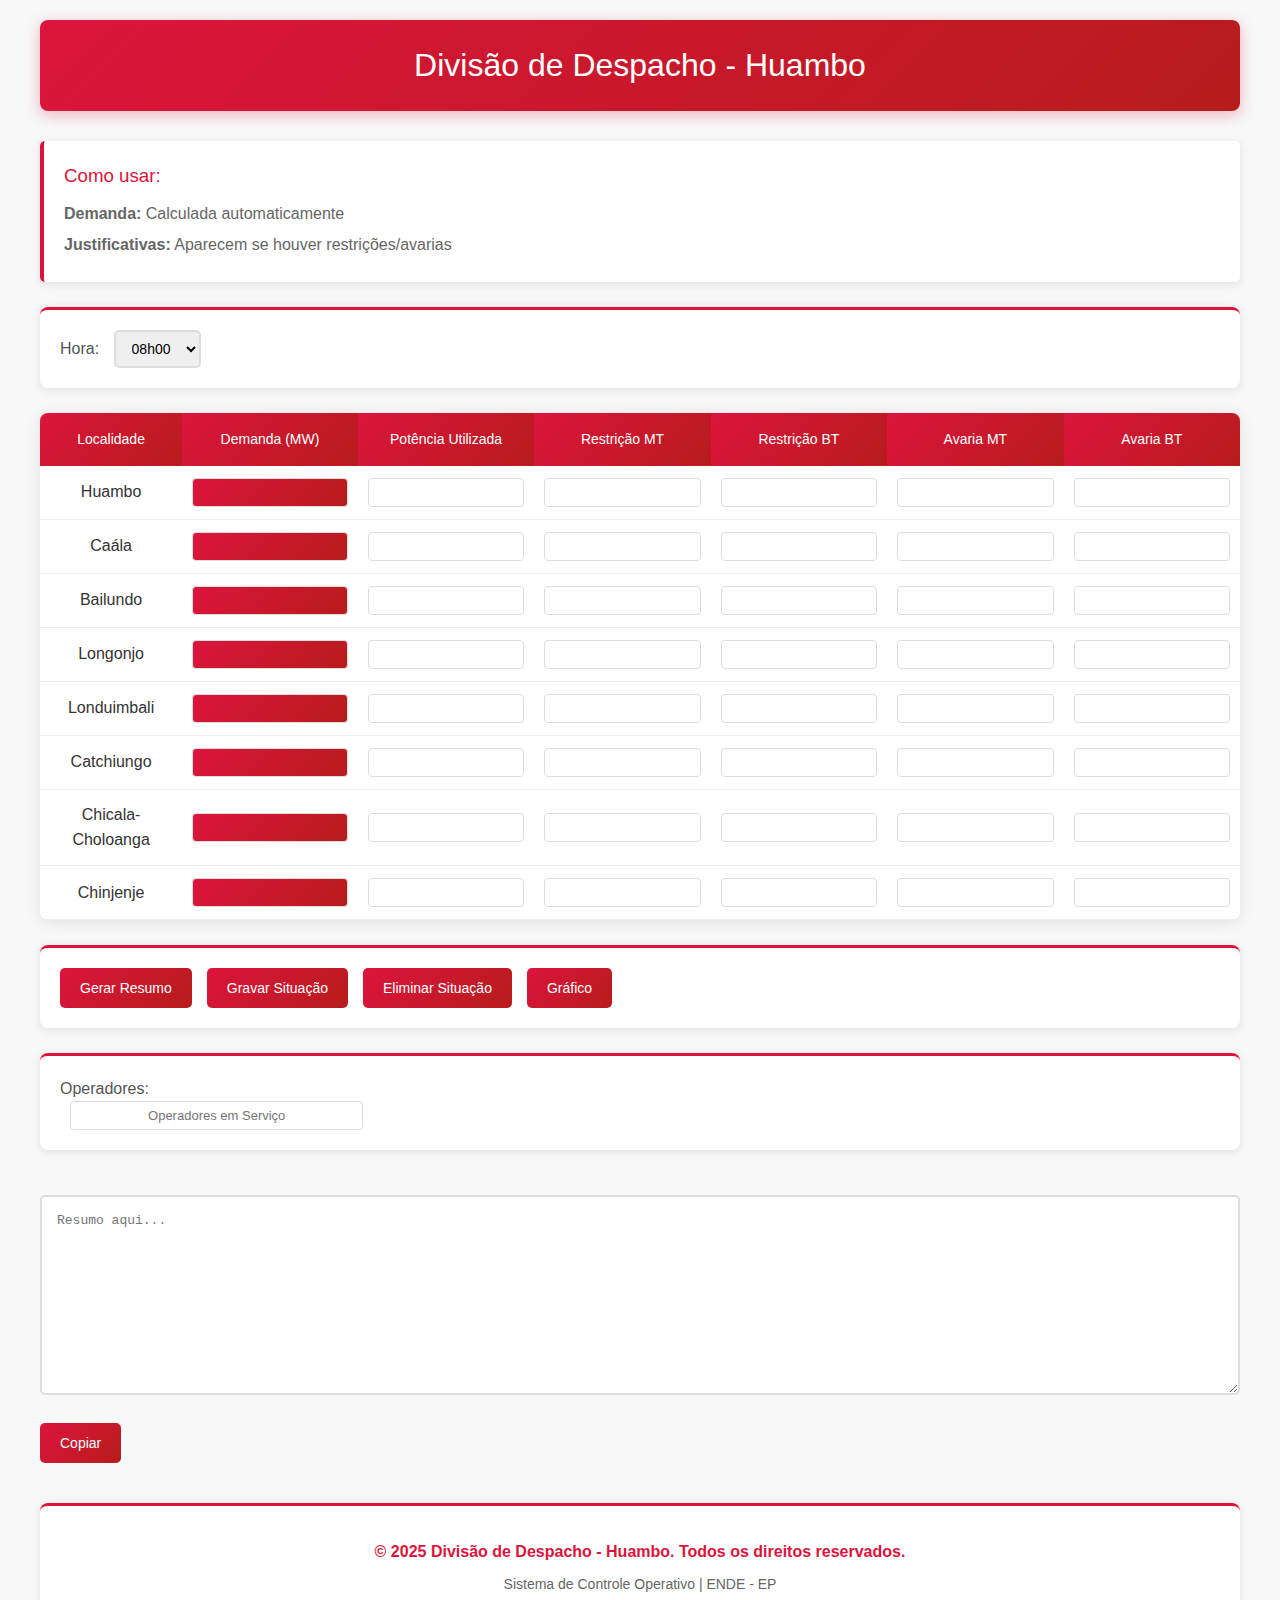
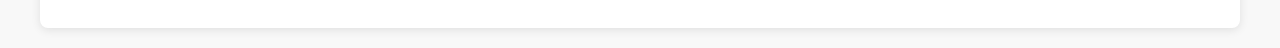
<file: index.html>
<!DOCTYPE html>
<html lang="pt">
<head>
  <meta charset="UTF-8">
  <meta name="viewport" content="width=device-width, initial-scale=1.0">
  <title>Despacho - Huambo</title>
  <link rel="stylesheet" href="style.css">
</head>
<body>
  <div class="container">
    <h2>Divisão de Despacho - Huambo</h2>

    <div class="info-box">
      <h3>Como usar:</h3>
      <p><strong>Demanda:</strong> Calculada automaticamente</p>
      <p><strong>Justificativas:</strong> Aparecem se houver restrições/avarias</p>
    </div>

    <div class="controls-section">
      <label>Hora:
        <select id="hora"><option>08h00</option><option>12h00</option><option>18h00</option><option>20h00</option></select>
      </label>
    </div>

    <div class="table-container">
      <table id="tabela">
        <thead>
          <tr><th>Localidade</th><th>Demanda (MW)</th><th>Potência Utilizada</th><th>Restrição MT</th><th>Restrição BT</th><th>Avaria MT</th><th>Avaria BT</th></tr>
        </thead>
        <tbody id="dados"></tbody>
      </table>
    </div>

    <div class="controls-section">
      <button onclick="gerarResumo()">Gerar Resumo</button>
      <button onclick="gravarSituacao()">Gravar Situação</button>
      <button onclick="eliminarSituacao()">Eliminar Situação</button>
      <button onclick="abrirGrafico()">Gráfico</button>
    </div>

    <div class="controls-section">
      <label>Operadores:
        <input type="text" id="operadores" placeholder="Operadores em Serviço">
      </label>
    </div>

    <textarea id="output" readonly placeholder="Resumo aqui..."></textarea>
    <button onclick="copiarTexto()">Copiar</button>

    <footer class="copyright">
      <p>&copy; 2025 Divisão de Despacho - Huambo. Todos os direitos reservados.</p>
      <p>Sistema de Controle Operativo | ENDE - EP</p>
    </footer>
  </div>

  <script src="script.js"></script>
</body>
</html>
</file>
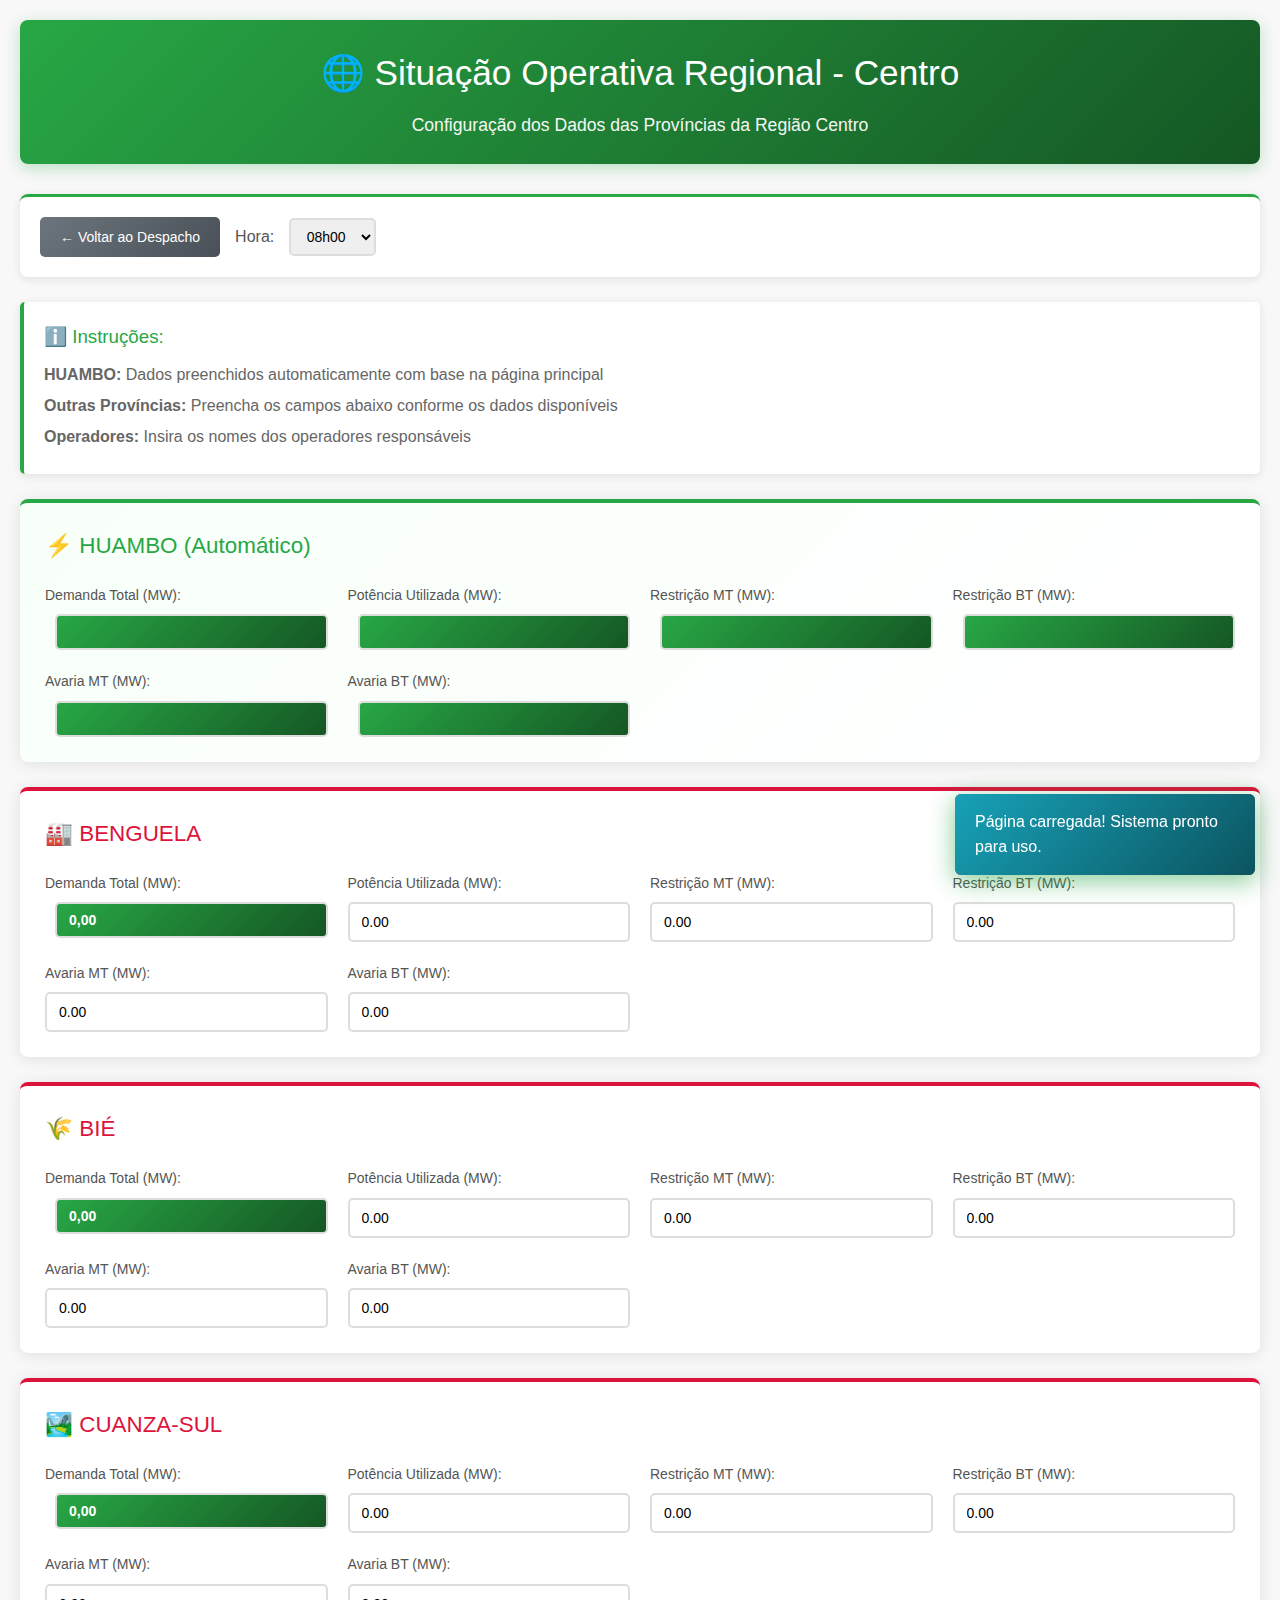
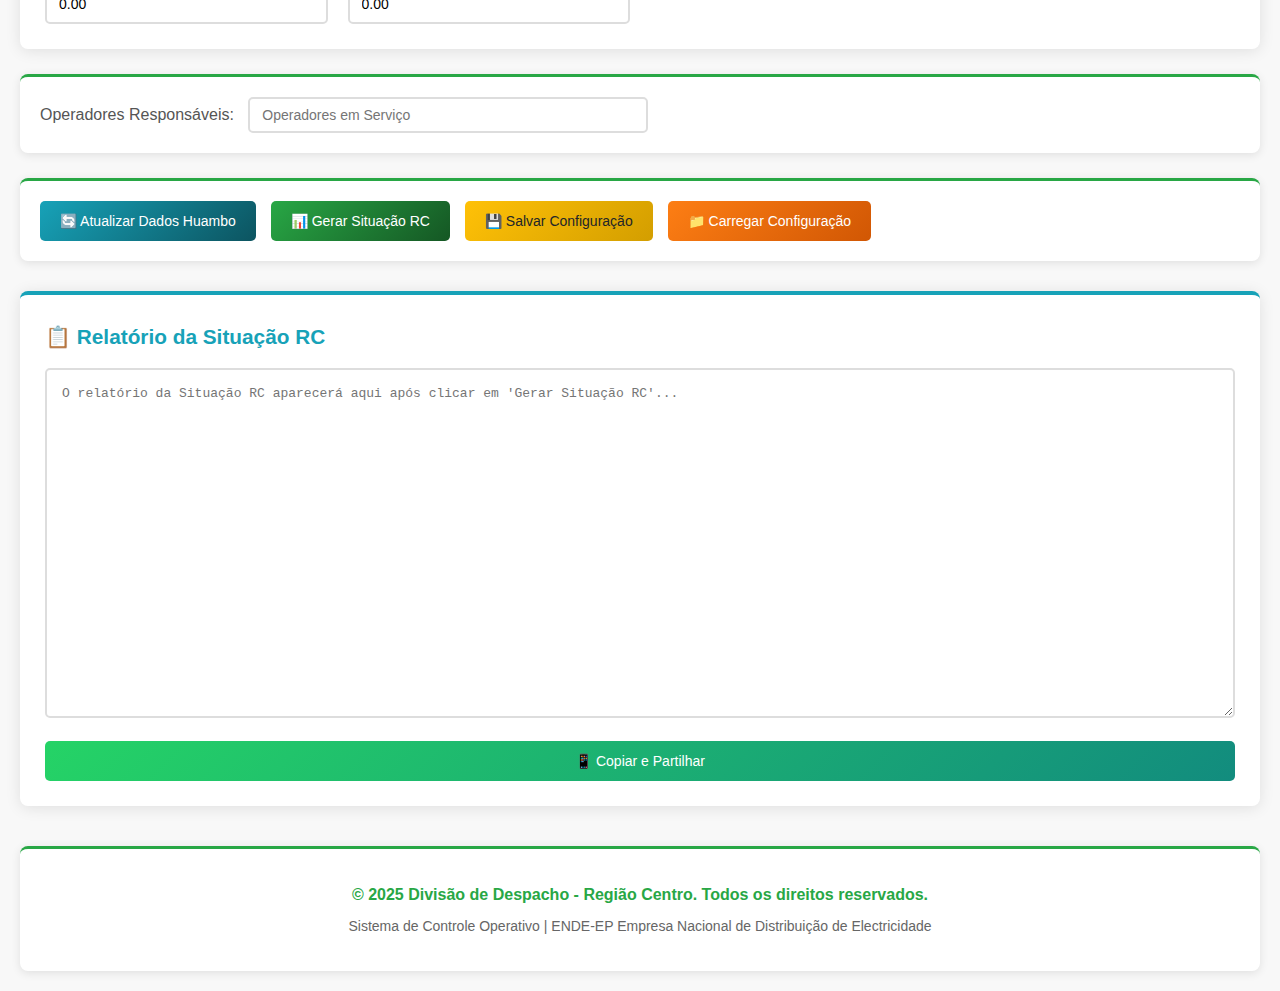
<file: situacao-rc.html>
<!DOCTYPE html>
<html lang="pt">
<head>
  <meta charset="UTF-8">
  <meta name="viewport" content="width=device-width, initial-scale=1.0">
  <title>Situação RC - Região Centro</title>
  <link rel="stylesheet" href="situacao-rc-style.css">
</head>
<body>
  <div class="container">
    <div class="header">
      <h1>🌐 Situação Operativa Regional - Centro</h1>
      <p>Configuração dos Dados das Províncias da Região Centro</p>
    </div>

    <div class="controls-section">
      <button onclick="voltarPagina()" class="btn-voltar">← Voltar ao Despacho</button>
      <label>Hora:
        <select id="horaRC">
          <option>08h00</option>
          <option>12h00</option>
          <option>18h00</option>
          <option>20h00</option>
        </select>
      </label>
    </div>

    <div class="info-box">
      <h3>ℹ️ Instruções:</h3>
      <p><strong>HUAMBO:</strong> Dados preenchidos automaticamente com base na página principal</p>
      <p><strong>Outras Províncias:</strong> Preencha os campos abaixo conforme os dados disponíveis</p>
      <p><strong>Operadores:</strong> Insira os nomes dos operadores responsáveis</p>
    </div>

    <!-- Dados do Huambo (automáticos) -->
    <div class="provincia-card huambo-card">
      <h2>⚡ HUAMBO (Automático)</h2>
      <div class="dados-grid">
        <div class="campo-readonly">
          <label>Demanda Total (MW):</label>
          <input type="text" id="huambo_demanda" readonly>
        </div>
        <div class="campo-readonly">
          <label>Potência Utilizada (MW):</label>
          <input type="text" id="huambo_utilizada" readonly>
        </div>
        <div class="campo-readonly">
          <label>Restrição MT (MW):</label>
          <input type="text" id="huambo_restr_mt" readonly>
        </div>
        <div class="campo-readonly">
          <label>Restrição BT (MW):</label>
          <input type="text" id="huambo_restr_bt" readonly>
        </div>
        <div class="campo-readonly">
          <label>Avaria MT (MW):</label>
          <input type="text" id="huambo_avaria_mt" readonly>
        </div>
        <div class="campo-readonly">
          <label>Avaria BT (MW):</label>
          <input type="text" id="huambo_avaria_bt" readonly>
        </div>
      </div>
    </div>

    <!-- Dados de Benguela -->
    <div class="provincia-card">
      <h2>🏭 BENGUELA</h2>
      <div class="dados-grid">
        <div class="campo-readonly">
          <label>Demanda Total (MW):</label>
          <input type="text" id="benguela_demanda" readonly>
        </div>
        <div class="campo">
          <label>Potência Utilizada (MW):</label>
          <input type="number" step="0.01" id="benguela_utilizada" value="0.00" oninput="calcularDemanda('benguela')">
        </div>
        <div class="campo">
          <label>Restrição MT (MW):</label>
          <input type="number" step="0.01" id="benguela_restr_mt" value="0.00" oninput="calcularDemanda('benguela'); toggleJustificativa('benguela', 'restr_mt')">
          <input type="text" id="benguela_just_restr_mt" placeholder="Justificativa" class="justificativa" style="display:none;">
        </div>
        <div class="campo">
          <label>Restrição BT (MW):</label>
          <input type="number" step="0.01" id="benguela_restr_bt" value="0.00" oninput="calcularDemanda('benguela'); toggleJustificativa('benguela', 'restr_bt')">
          <input type="text" id="benguela_just_restr_bt" placeholder="Justificativa" class="justificativa" style="display:none;">
        </div>
        <div class="campo">
          <label>Avaria MT (MW):</label>
          <input type="number" step="0.01" id="benguela_avaria_mt" value="0.00" oninput="calcularDemanda('benguela'); toggleJustificativa('benguela', 'avaria_mt')">
          <input type="text" id="benguela_just_avaria_mt" placeholder="Justificativa" class="justificativa" style="display:none;">
        </div>
        <div class="campo">
          <label>Avaria BT (MW):</label>
          <input type="number" step="0.01" id="benguela_avaria_bt" value="0.00" oninput="calcularDemanda('benguela'); toggleJustificativa('benguela', 'avaria_bt')">
          <input type="text" id="benguela_just_avaria_bt" placeholder="Justificativa" class="justificativa" style="display:none;">
        </div>
      </div>
    </div>

    <!-- Dados do Bié -->
    <div class="provincia-card">
      <h2>🌾 BIÉ</h2>
      <div class="dados-grid">
        <div class="campo-readonly">
          <label>Demanda Total (MW):</label>
          <input type="text" id="bie_demanda" readonly>
        </div>
        <div class="campo">
          <label>Potência Utilizada (MW):</label>
          <input type="number" step="0.01" id="bie_utilizada" value="0.00" oninput="calcularDemanda('bie')">
        </div>
        <div class="campo">
          <label>Restrição MT (MW):</label>
          <input type="number" step="0.01" id="bie_restr_mt" value="0.00" oninput="calcularDemanda('bie'); toggleJustificativa('bie', 'restr_mt')">
          <input type="text" id="bie_just_restr_mt" placeholder="Justificativa" class="justificativa" style="display:none;">
        </div>
        <div class="campo">
          <label>Restrição BT (MW):</label>
          <input type="number" step="0.01" id="bie_restr_bt" value="0.00" oninput="calcularDemanda('bie'); toggleJustificativa('bie', 'restr_bt')">
          <input type="text" id="bie_just_restr_bt" placeholder="Justificativa" class="justificativa" style="display:none;">
        </div>
        <div class="campo">
          <label>Avaria MT (MW):</label>
          <input type="number" step="0.01" id="bie_avaria_mt" value="0.00" oninput="calcularDemanda('bie'); toggleJustificativa('bie', 'avaria_mt')">
          <input type="text" id="bie_just_avaria_mt" placeholder="Justificativa" class="justificativa" style="display:none;">
        </div>
        <div class="campo">
          <label>Avaria BT (MW):</label>
          <input type="number" step="0.01" id="bie_avaria_bt" value="0.00" oninput="calcularDemanda('bie'); toggleJustificativa('bie', 'avaria_bt')">
          <input type="text" id="bie_just_avaria_bt" placeholder="Justificativa" class="justificativa" style="display:none;">
        </div>
      </div>
    </div>

    <!-- Dados do Cuanza-Sul -->
    <div class="provincia-card">
      <h2>🏞️ CUANZA-SUL</h2>
      <div class="dados-grid">
        <div class="campo-readonly">
          <label>Demanda Total (MW):</label>
          <input type="text" id="cuanza_demanda" readonly>
        </div>
        <div class="campo">
          <label>Potência Utilizada (MW):</label>
          <input type="number" step="0.01" id="cuanza_utilizada" value="0.00" oninput="calcularDemanda('cuanza')">
        </div>
        <div class="campo">
          <label>Restrição MT (MW):</label>
          <input type="number" step="0.01" id="cuanza_restr_mt" value="0.00" oninput="calcularDemanda('cuanza'); toggleJustificativa('cuanza', 'restr_mt')">
          <input type="text" id="cuanza_just_restr_mt" placeholder="Justificativa" class="justificativa" style="display:none;">
        </div>
        <div class="campo">
          <label>Restrição BT (MW):</label>
          <input type="number" step="0.01" id="cuanza_restr_bt" value="0.00" oninput="calcularDemanda('cuanza'); toggleJustificativa('cuanza', 'restr_bt')">
          <input type="text" id="cuanza_just_restr_bt" placeholder="Justificativa" class="justificativa" style="display:none;">
        </div>
        <div class="campo">
          <label>Avaria MT (MW):</label>
          <input type="number" step="0.01" id="cuanza_avaria_mt" value="0.00" oninput="calcularDemanda('cuanza'); toggleJustificativa('cuanza', 'avaria_mt')">
          <input type="text" id="cuanza_just_avaria_mt" placeholder="Justificativa" class="justificativa" style="display:none;">
        </div>
        <div class="campo">
          <label>Avaria BT (MW):</label>
          <input type="number" step="0.01" id="cuanza_avaria_bt" value="0.00" oninput="calcularDemanda('cuanza'); toggleJustificativa('cuanza', 'avaria_bt')">
          <input type="text" id="cuanza_just_avaria_bt" placeholder="Justificativa" class="justificativa" style="display:none;">
        </div>
      </div>
    </div>

    <!-- Operadores -->
    <div class="controls-section">
      <label>Operadores Responsáveis:
        <input type="text" id="operadoresRC" placeholder="Operadores em Serviço" style="width: 400px;">
      </label>
    </div>

    <!-- Botões de Ação -->
    <div class="controls-section">
      <button onclick="carregarDadosHuambo()" class="btn-refresh">🔄 Atualizar Dados Huambo</button>
      <button onclick="gerarRelatorioRC()" class="btn-gerar">📊 Gerar Situação RC</button>
      <button onclick="salvarConfiguracao()" class="btn-salvar">💾 Salvar Configuração</button>
      <button onclick="carregarConfiguracao()" class="btn-carregar">📁 Carregar Configuração</button>
    </div>

    <!-- Área do Relatório -->
    <div class="relatorio-container">
      <h3>📋 Relatório da Situação RC</h3>
      <textarea id="relatorioOutput" readonly placeholder="O relatório da Situação RC aparecerá aqui após clicar em 'Gerar Situação RC'..."></textarea>
      <button onclick="copiarEPartilharRC()" class="btn-partilhar">📱 Copiar e Partilhar</button>
    </div>

    <footer class="copyright">
      <p>&copy; 2025 Divisão de Despacho - Região Centro. Todos os direitos reservados.</p>
      <p>Sistema de Controle Operativo | ENDE-EP  Empresa Nacional de Distribuição de Electricidade</p>
    </footer>
  </div>

  <script src="situacao-rc-script.js"></script>
</body>
</html>
</file>
<file: style.css>
* { 
    box-sizing: border-box; 
    margin: 0;
    padding: 0;
  }
  
  body {
    font-family: 'Segoe UI', Tahoma, Geneva, Verdana, sans-serif;
    line-height: 1.6;
    color: #333;
    background: #f8f8f8;
    padding: 20px;
  }
  
  .container {
    max-width: 1200px;
    margin: 0 auto;
  }
  
  h2 {
    text-align: center;
    color: white;
    background: linear-gradient(135deg, #dc143c, #b71c1c);
    padding: 20px;
    border-radius: 8px;
    margin-bottom: 30px;
    font-size: 2rem;
    font-weight: 400;
    box-shadow: 0 4px 15px rgba(220,20,60,0.3);
  }
  
  .info-box {
    background: white;
    border-left: 4px solid #dc143c;
    padding: 20px;
    margin-bottom: 25px;
    border-radius: 5px;
    box-shadow: 0 2px 10px rgba(0,0,0,0.1);
  }
  
  .info-box h3 {
    color: #dc143c;
    margin-bottom: 10px;
    font-weight: 500;
  }
  
  .info-box p {
    margin: 5px 0;
    color: #666;
  }
  
  .controls-section {
    display: flex;
    flex-wrap: wrap;
    gap: 15px;
    align-items: center;
    margin: 25px 0;
    padding: 20px;
    background: white;
    border-radius: 8px;
    box-shadow: 0 2px 10px rgba(0,0,0,0.1);
    border-top: 3px solid #dc143c;
  }
  
  .controls-section label {
    font-weight: 500;
    color: #555;
  }
  
  select, input[type="text"] {
    padding: 8px 12px;
    border: 2px solid #ddd;
    border-radius: 5px;
    font-size: 14px;
    margin-left: 10px;
    transition: border-color 0.3s;
  }
  
  select:focus, input[type="text"]:focus {
    outline: none;
    border-color: #dc143c;
    box-shadow: 0 0 0 2px rgba(220,20,60,0.2);
  }
  
  .table-container {
    background: white;
    border-radius: 8px;
    overflow: hidden;
    box-shadow: 0 2px 15px rgba(0,0,0,0.1);
    margin: 25px 0;
  }
  
  table {
    width: 100%;
    border-collapse: collapse;
  }
  
  th {
    background: linear-gradient(135deg, #dc143c, #b71c1c);
    color: white;
    padding: 15px 10px;
    text-align: center;
    font-weight: 500;
    font-size: 14px;
  }
  
  td {
    padding: 12px 10px;
    text-align: center;
    border-bottom: 1px solid #eee;
  }
  
  tr:hover {
    background: #fff5f5;
  }
  
  input[type="number"], input[type="text"] {
    width: 100%;
    min-width: 70px;
    padding: 6px;
    border: 1px solid #ddd;
    border-radius: 4px;
    text-align: center;
    font-size: 13px;
    transition: all 0.3s;
  }
  
  input[type="number"]:focus, input[type="text"]:focus {
    border-color: #dc143c;
    box-shadow: 0 0 0 2px rgba(220,20,60,0.2);
  }
  
  input[readonly] {
    background: linear-gradient(135deg, #dc143c, #b71c1c);
    color: white;
    font-weight: 600;
  }
  
  button {
    background: linear-gradient(135deg, #dc143c, #b71c1c);
    color: white;
    padding: 12px 20px;
    border: none;
    border-radius: 5px;
    cursor: pointer;
    font-weight: 500;
    transition: all 0.3s;
    font-size: 14px;
  }
  
  button:hover {
    background: linear-gradient(135deg, #c62828, #8b0000);
    transform: translateY(-1px);
    box-shadow: 0 4px 12px rgba(220,20,60,0.4);
  }
  
  button:active {
    transform: translateY(0);
  }
  
  textarea {
    width: 100%;
    height: 200px;
    padding: 15px;
    border: 2px solid #ddd;
    border-radius: 5px;
    font-family: 'Courier New', monospace;
    font-size: 13px;
    line-height: 1.4;
    resize: vertical;
    background: white;
    margin: 20px 0;
    transition: border-color 0.3s;
  }
  
  textarea:focus {
    outline: none;
    border-color: #dc143c;
    box-shadow: 0 0 0 2px rgba(220,20,60,0.2);
  }
  
  .highlight-update {
    background-color: #ffebee !important;
    transition: background-color 0.6s ease;
  }
  
  .toast {
    position: fixed;
    bottom: 25px;
    right: -350px;
    background: linear-gradient(135deg, #dc143c, #b71c1c);
    color: white;
    padding: 15px 20px;
    border-radius: 6px;
    box-shadow: 0 6px 25px rgba(220,20,60,0.3);
    font-weight: 500;
    transition: right 0.4s ease;
    z-index: 1000;
    max-width: 300px;
  }
  
  .toast.show {
    right: 25px;
  }
  
  .toast-success {
    background: linear-gradient(135deg, #28a745, #155724);
  }
  
  .toast-error {
    background: linear-gradient(135deg, #dc3545, #721c24);
  }
  
  .toast-info {
    background: linear-gradient(135deg, #17a2b8, #0c5460);
  }
  
  .copyright {
    background: white;
    text-align: center;
    padding: 25px;
    margin-top: 40px;
    border-radius: 8px;
    box-shadow: 0 2px 10px rgba(0,0,0,0.1);
    border-top: 3px solid #dc143c;
  }
  
  .copyright p {
    margin: 8px 0;
    color: #666;
    font-size: 14px;
  }
  
  .copyright p:first-child {
    font-weight: 600;
    color: #dc143c;
    font-size: 16px;
  }
  
  /* Responsividade */
  @media (max-width: 768px) {
    body {
      padding: 10px;
    }
    
    .controls-section {
      flex-direction: column;
      align-items: stretch;
    }
    
    .controls-section label {
      display: flex;
      flex-direction: column;
      gap: 5px;
    }
    
    select, input[type="text"] {
      margin-left: 0;
    }
    
    .table-container {
      overflow-x: auto;
    }
    
    table {
      min-width: 600px;
    }
    
    h2 {
      font-size: 1.5rem;
    }
  }
</file>
<file: situacao-rc-style.css>
* { 
    box-sizing: border-box; 
    margin: 0;
    padding: 0;
  }
  
  body {
    font-family: 'Segoe UI', Tahoma, Geneva, Verdana, sans-serif;
    line-height: 1.6;
    color: #333;
    background: #f8f8f8;
    padding: 20px;
  }
  
  .container {
    max-width: 1400px;
    margin: 0 auto;
  }
  
  .header {
    text-align: center;
    background: linear-gradient(135deg, #28a745, #155724);
    color: white;
    padding: 25px;
    border-radius: 8px;
    margin-bottom: 30px;
    box-shadow: 0 4px 15px rgba(40, 167, 69, 0.3);
  }
  
  .header h1 { 
    margin: 0; 
    font-size: clamp(1.5rem, 4vw, 2.2rem);
    font-weight: 400;
  }
  
  .header p {
    margin: 10px 0 0 0;
    opacity: 0.95;
    font-size: 1.1rem;
  }
  
  .info-box {
    background: white;
    border-left: 4px solid #28a745;
    padding: 20px;
    margin-bottom: 25px;
    border-radius: 5px;
    box-shadow: 0 2px 10px rgba(0,0,0,0.1);
  }
  
  .info-box h3 {
    color: #28a745;
    margin-bottom: 10px;
    font-weight: 500;
  }
  
  .info-box p {
    margin: 5px 0;
    color: #666;
  }
  
  .controls-section {
    display: flex;
    flex-wrap: wrap;
    gap: 15px;
    align-items: center;
    margin: 25px 0;
    padding: 20px;
    background: white;
    border-radius: 8px;
    box-shadow: 0 2px 10px rgba(0,0,0,0.1);
    border-top: 3px solid #28a745;
  }
  
  .controls-section label {
    font-weight: 500;
    color: #555;
  }
  
  .provincia-card {
    background: white;
    border-radius: 8px;
    padding: 25px;
    margin-bottom: 25px;
    box-shadow: 0 2px 15px rgba(0,0,0,0.1);
    border-top: 4px solid #dc143c;
  }
  
  .huambo-card {
    border-top-color: #28a745;
    background: linear-gradient(135deg, #f8fff9, #ffffff);
  }
  
  .provincia-card h2 {
    color: #dc143c;
    margin-bottom: 20px;
    font-size: 1.4rem;
    font-weight: 500;
  }
  
  .huambo-card h2 {
    color: #28a745;
  }
  
  .dados-grid {
    display: grid;
    grid-template-columns: repeat(auto-fit, minmax(250px, 1fr));
    gap: 20px;
  }
  
  .campo, .campo-readonly {
    display: flex;
    flex-direction: column;
    gap: 8px;
  }
  
  .campo label, .campo-readonly label {
    font-weight: 500;
    color: #555;
    font-size: 14px;
  }
  
  .campo input, .campo-readonly input {
    padding: 10px 12px;
    border: 2px solid #ddd;
    border-radius: 5px;
    font-size: 14px;
    transition: all 0.3s;
  }
  
  .campo input:focus {
    outline: none;
    border-color: #28a745;
    box-shadow: 0 0 0 2px rgba(40, 167, 69, 0.2);
  }
  
  .campo-readonly input {
    background: linear-gradient(135deg, #28a745, #155724);
    color: white;
    font-weight: 600;
    cursor: not-allowed;
  }
  
  .highlight-update {
    background-color: #fff3cd !important;
    color: #856404 !important;
    transition: background-color 0.6s ease, color 0.6s ease;
    font-weight: bold !important;
  }
  
  .relatorio-container {
    background: white;
    border-radius: 8px;
    padding: 25px;
    margin: 30px 0;
    box-shadow: 0 2px 15px rgba(0,0,0,0.1);
    border-top: 4px solid #17a2b8;
  }
  
  .relatorio-container h3 {
    color: #17a2b8;
    margin-bottom: 15px;
    font-size: 1.3rem;
  }
  
  textarea {
    width: 100%;
    height: 350px;
    padding: 15px;
    border: 2px solid #ddd;
    border-radius: 5px;
    font-family: 'Courier New', monospace;
    font-size: 13px;
    line-height: 1.4;
    resize: vertical;
    background: white;
    margin-bottom: 15px;
    transition: border-color 0.3s;
  }
  
  textarea:focus {
    outline: none;
    border-color: #17a2b8;
    box-shadow: 0 0 0 2px rgba(23, 162, 184, 0.2);
  }
  
  /* Botões */
  button {
    padding: 12px 20px;
    border: none;
    border-radius: 5px;
    cursor: pointer;
    font-weight: 500;
    transition: all 0.3s;
    font-size: 14px;
  }
  
  .btn-voltar {
    background: linear-gradient(135deg, #6c757d, #495057);
    color: white;
  }
  
  .btn-voltar:hover {
    background: linear-gradient(135deg, #5a6268, #3d4043);
    transform: translateY(-1px);
    box-shadow: 0 4px 12px rgba(108, 117, 125, 0.4);
  }
  
  .btn-refresh {
    background: linear-gradient(135deg, #17a2b8, #0c5460);
    color: white;
  }
  
  .btn-refresh:hover {
    background: linear-gradient(135deg, #138496, #094650);
    transform: translateY(-1px);
    box-shadow: 0 4px 12px rgba(23, 162, 184, 0.4);
  }
  
  .btn-gerar {
    background: linear-gradient(135deg, #28a745, #155724);
    color: white;
  }
  
  .btn-gerar:hover {
    background: linear-gradient(135deg, #218838, #0d4415);
    transform: translateY(-1px);
    box-shadow: 0 4px 12px rgba(40, 167, 69, 0.4);
  }
  
  .btn-salvar {
    background: linear-gradient(135deg, #ffc107, #d39e00);
    color: #212529;
  }
  
  .btn-salvar:hover {
    background: linear-gradient(135deg, #e0a800, #b8860b);
    transform: translateY(-1px);
    box-shadow: 0 4px 12px rgba(255, 193, 7, 0.4);
  }
  
  .btn-carregar {
    background: linear-gradient(135deg, #fd7e14, #d15704);
    color: white;
  }
  
  .btn-carregar:hover {
    background: linear-gradient(135deg, #e36209, #b54603);
    transform: translateY(-1px);
    box-shadow: 0 4px 12px rgba(253, 126, 20, 0.4);
  }
  
  .btn-partilhar {
    background: linear-gradient(135deg, #25d366, #128c7e);
    color: white;
    width: 100%;
  }
  
  .btn-partilhar:hover {
    background: linear-gradient(135deg, #20ba5a, #0d6b63);
    transform: translateY(-1px);
    box-shadow: 0 4px 12px rgba(37, 211, 102, 0.4);
  }
  
  select, input[type="text"] {
    padding: 8px 12px;
    border: 2px solid #ddd;
    border-radius: 5px;
    font-size: 14px;
    margin-left: 10px;
    transition: border-color 0.3s;
  }
  
  select:focus, input[type="text"]:focus {
    outline: none;
    border-color: #28a745;
    box-shadow: 0 0 0 2px rgba(40, 167, 69, 0.2);
  }
  
  /* Toasts */
  .toast {
    position: fixed;
    bottom: 25px;
    right: -350px;
    background: linear-gradient(135deg, #28a745, #155724);
    color: white;
    padding: 15px 20px;
    border-radius: 6px;
    box-shadow: 0 6px 25px rgba(40, 167, 69, 0.3);
    font-weight: 500;
    transition: right 0.4s ease;
    z-index: 1000;
    max-width: 300px;
  }
  
  .toast.show {
    right: 25px;
  }
  
  .toast-success {
    background: linear-gradient(135deg, #28a745, #155724);
  }
  
  .toast-error {
    background: linear-gradient(135deg, #dc3545, #721c24);
  }
  
  .toast-info {
    background: linear-gradient(135deg, #17a2b8, #0c5460);
  }
  
  .copyright {
    background: white;
    text-align: center;
    padding: 25px;
    margin-top: 40px;
    border-radius: 8px;
    box-shadow: 0 2px 10px rgba(0,0,0,0.1);
    border-top: 3px solid #28a745;
  }
  
  .copyright p {
    margin: 8px 0;
    color: #666;
    font-size: 14px;
  }
  
  .copyright p:first-child {
    font-weight: 600;
    color: #28a745;
    font-size: 16px;
  }
  
  /* Responsividade */
  @media (max-width: 768px) {
    body {
      padding: 10px;
    }
    
    .controls-section {
      flex-direction: column;
      align-items: stretch;
    }
    
    .controls-section label {
      display: flex;
      flex-direction: column;
      gap: 5px;
    }
    
    select, input[type="text"] {
      margin-left: 0;
    }
    
    .dados-grid {
      grid-template-columns: 1fr;
    }
    
    .header h1 {
      font-size: 1.5rem;
    }
  }
</file>
